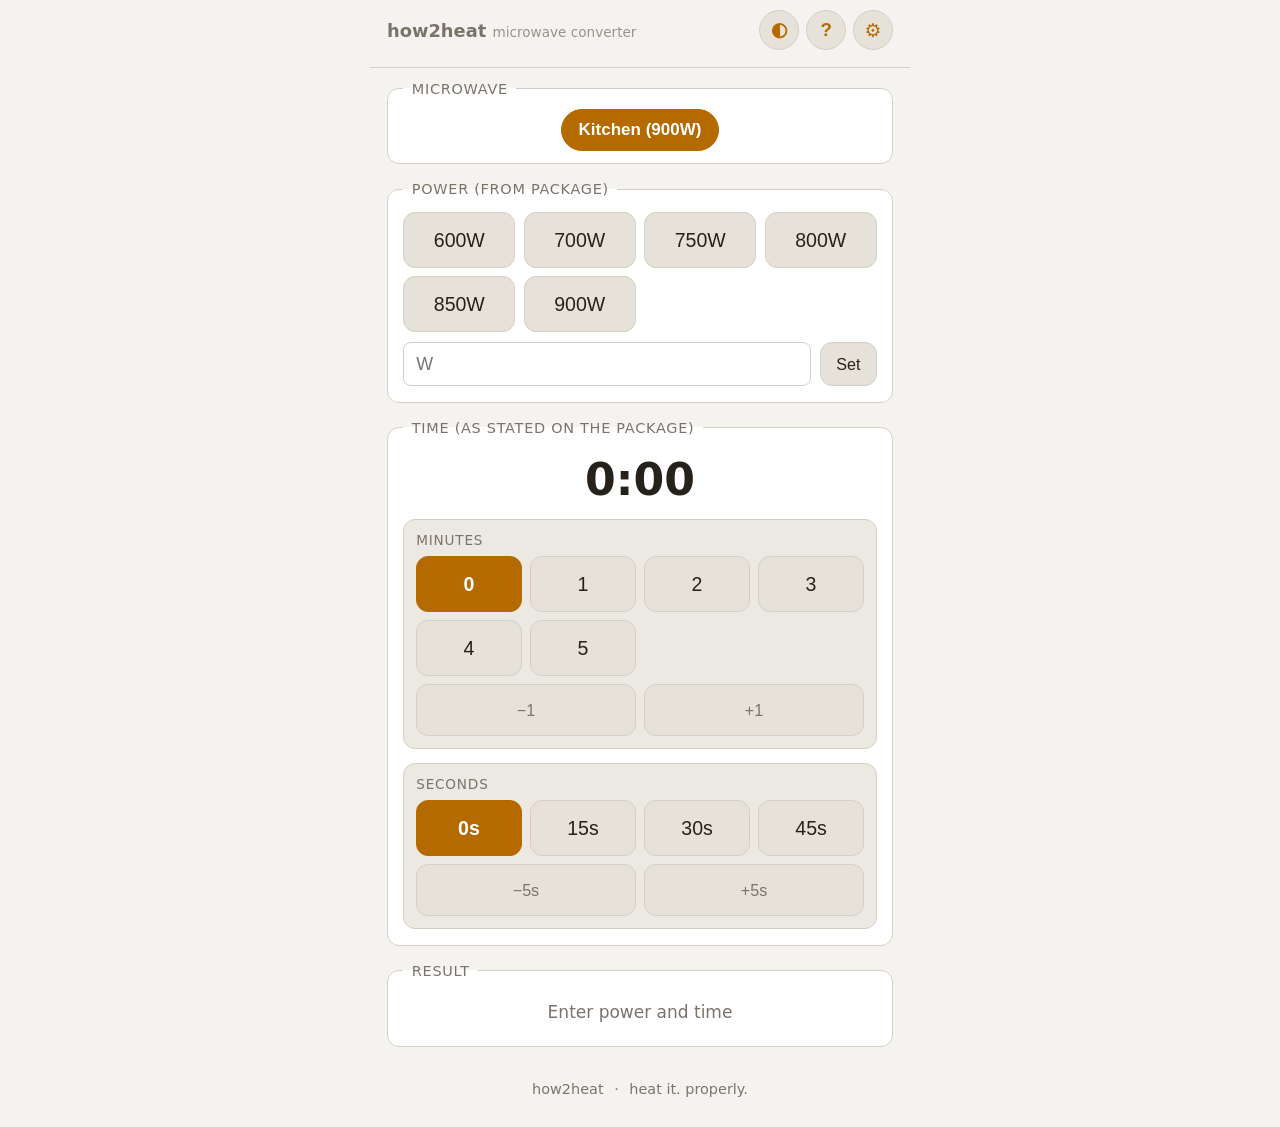
<file: index.html>
<!DOCTYPE html>
<html lang="de">
<head>
  <meta charset="UTF-8">
  <meta name="viewport" content="width=device-width, initial-scale=1, viewport-fit=cover">
  <meta name="theme-color" content="#1a1d21">
  <meta name="description" content="Converts microwave package instructions (watt + time) to the power levels of your own microwave.">
  <title>how2heat — microwave converter</title>
  <link rel="manifest" href="manifest.webmanifest">
  <link rel="icon" href="icons/icon.svg" type="image/svg+xml">
  <link rel="apple-touch-icon" href="icons/icon-192.png">
  <link rel="stylesheet" href="style.css">
</head>
<body>
  <header>
    <div class="header-row">
      <h1>how2heat <span class="subtitle" data-i18n="subtitle">Mikrowellen-Rechner</span></h1>
      <div class="header-actions">
        <button id="btn-theme" class="icon-btn" aria-label="Toggle theme">◐</button>
        <button id="btn-help" class="icon-btn" aria-label="Help">?</button>
        <a id="btn-settings" class="icon-btn" href="settings.html" aria-label="Settings">⚙</a>
      </div>
    </div>
  </header>

  <main>
    <fieldset class="device-box">
      <legend data-i18n="microwave_label">Mikrowelle</legend>
      <div id="device-chips" class="chip-list device-chips"></div>
    </fieldset>

    <fieldset>
      <legend data-i18n="power_legend">Empfohlene Leistung</legend>
      <div id="preset-buttons" class="btn-grid"></div>
      <div class="custom-row">
        <input id="watt-custom" type="number" inputmode="numeric" min="1" max="2000" placeholder="W">
        <button id="watt-custom-set" class="btn small" data-i18n="set_power">Setzen</button>
      </div>
    </fieldset>

    <fieldset>
      <legend data-i18n="time_legend">Zeit (Angabe auf Packung)</legend>
      <div id="time-display" class="time-display">0:00</div>
      <div class="time-group">
        <span class="group-label" data-i18n="minutes">Minuten</span>
        <div id="min-btns" class="btn-grid minutes"></div>
        <div class="fine-row">
          <button class="btn fine" id="min-minus">&minus;1</button>
          <button class="btn fine" id="min-plus">+1</button>
        </div>
      </div>
      <div class="time-group">
        <span class="group-label" data-i18n="seconds">Sekunden</span>
        <div id="sec-btns" class="btn-grid seconds"></div>
        <div class="fine-row">
          <button class="btn fine" id="sec-minus">&minus;5s</button>
          <button class="btn fine" id="sec-plus">+5s</button>
        </div>
      </div>
    </fieldset>

    <fieldset id="result-box">
      <legend data-i18n="result_legend">Ergebnis</legend>
      <div id="result-empty" class="result-empty" data-i18n="result_empty">Leistung und Zeit eingeben</div>
      <div id="result-main" class="result-main hidden">
        <div id="result-step" class="result-step"></div>
        <div id="result-time" class="result-time"></div>
        <div id="result-energy" class="result-energy"></div>
        <button id="steps-toggle" class="link-btn" data-i18n="show_levels">Alle Stufen anzeigen</button>
        <div id="steps-table" class="steps-table hidden"></div>
      </div>
    </fieldset>

    <div class="page-meta">
      <span>how2heat</span>
      <span class="dot">·</span>
      <span data-i18n="footer_tagline">mach's warm. richtig.</span>
    </div>
  </main>

  <!-- ============ HELP MODAL ============ -->
  <div id="help-modal" class="modal hidden" role="dialog" aria-modal="true" aria-labelledby="help-title">
    <div class="modal-card">
      <h2 id="help-title" data-i18n="help_title">Was ist das?</h2>
      <p data-i18n="help_text"></p>
      <p class="help-tip" data-i18n="help_tip"></p>
      <p class="help-tip" data-i18n="help_install"></p>
      <p class="help-disclaimer" data-i18n="help_disclaimer"></p>
      <p class="help-links">
        <a href="https://github.com/hurzhurz/how2heat" target="_blank" rel="noopener">github.com/hurzhurz/how2heat</a>
        <span class="dot">·</span>
        <span>MIT</span>
      </p>
      <button id="help-close" class="btn" data-i18n="help_close">Alles klar</button>
    </div>
  </div>

  <script src="i18n.js"></script>
  <script src="state.js"></script>
  <script src="app.js"></script>
  <script>
    if ("serviceWorker" in navigator) {
      navigator.serviceWorker.register("sw.js");
    }
  </script>
</body>
</html>
</file>
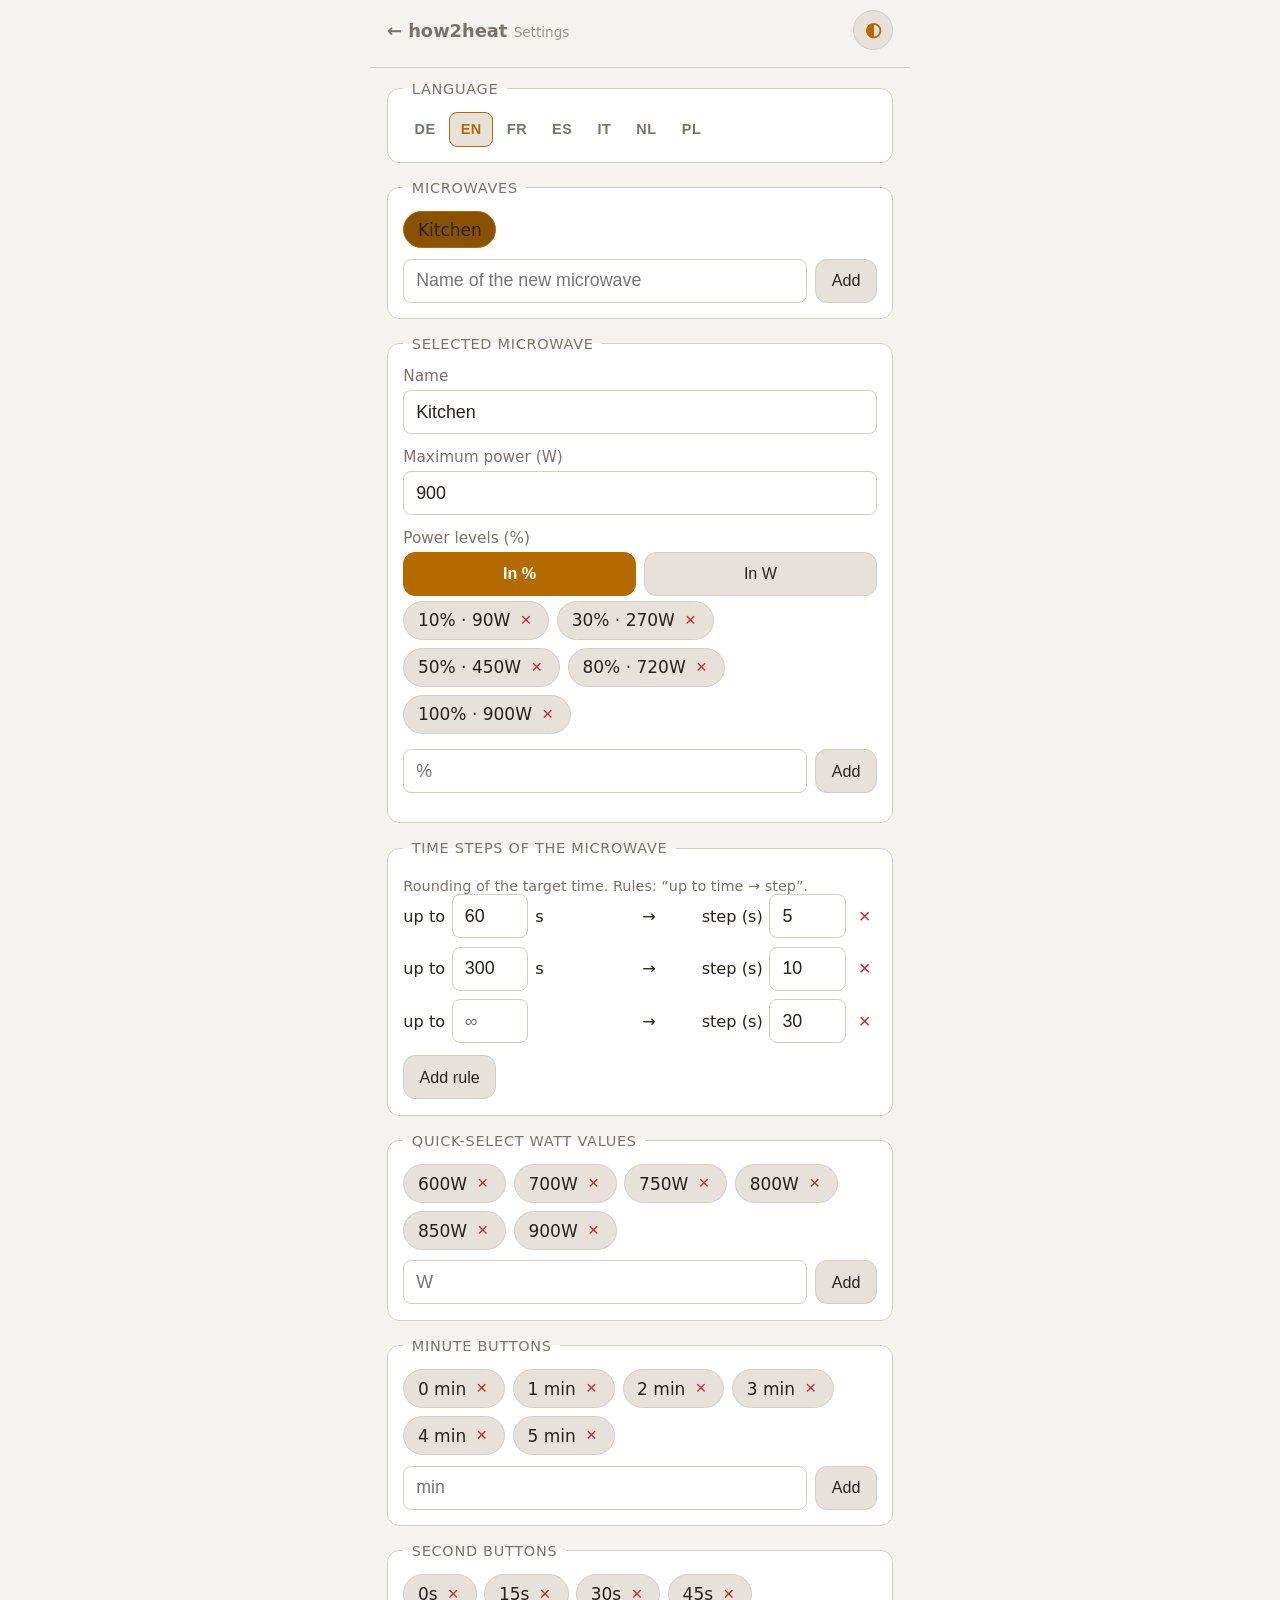
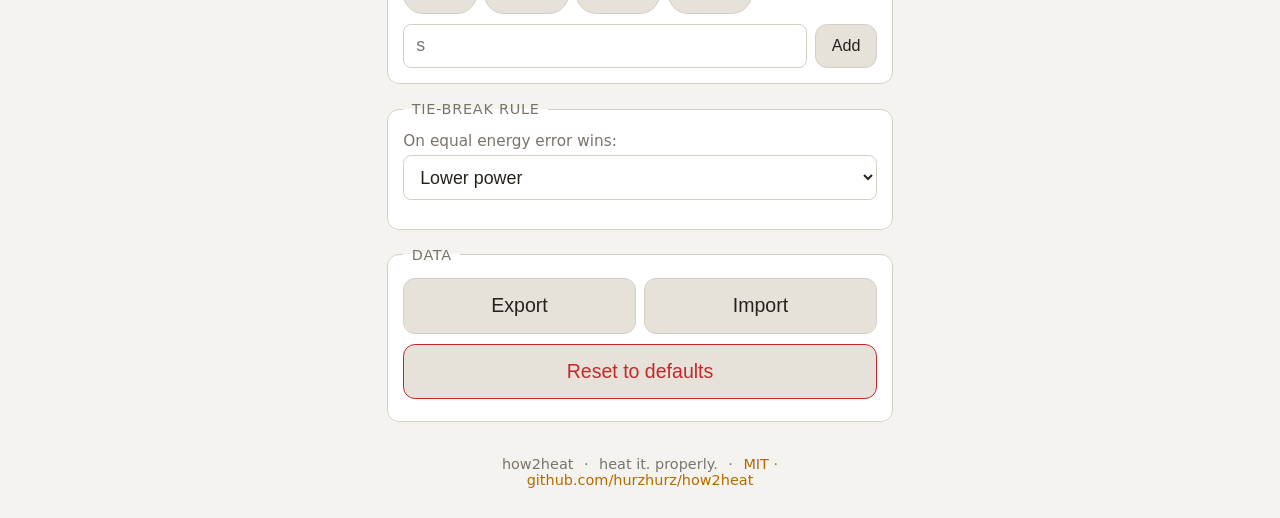
<file: settings.html>
<!DOCTYPE html>
<html lang="de">
<head>
  <meta charset="UTF-8">
  <meta name="viewport" content="width=device-width, initial-scale=1, viewport-fit=cover">
  <meta name="theme-color" content="#1a1d21">
  <meta name="description" content="Settings for how2heat: microwaves, power levels, time steps, presets.">
  <title>how2heat — settings</title>
  <link rel="manifest" href="manifest.webmanifest">
  <link rel="icon" href="icons/icon.svg" type="image/svg+xml">
  <link rel="apple-touch-icon" href="icons/icon-192.png">
  <link rel="stylesheet" href="style.css">
</head>
<body>
  <header>
    <div class="header-row">
      <h1><a class="back-link" href="index.html">&larr; how2heat</a>
        <span class="subtitle" data-i18n="tab_settings">Einstellungen</span></h1>
      <div class="header-actions">
        <button id="btn-theme" class="icon-btn" aria-label="Toggle theme">◐</button>
      </div>
    </div>
  </header>

  <main>
    <fieldset>
      <legend data-i18n="language_legend">Sprache</legend>
      <nav id="lang-bar" class="lang-bar" aria-label="Language"></nav>
    </fieldset>

    <fieldset>
      <legend data-i18n="settings_devices">Mikrowellen</legend>
      <div id="set-devices" class="chip-list"></div>
      <div class="custom-row">
        <input id="set-device-new" type="text" data-i18n-placeholder="device_placeholder" placeholder="Name der neuen Mikrowelle">
        <button id="set-device-add" class="btn small" data-i18n="add">Hinzufügen</button>
      </div>
    </fieldset>

    <fieldset>
      <legend data-i18n="settings_active">Ausgewählte Mikrowelle</legend>
      <label class="field">
        <span data-i18n="name">Name</span>
        <input id="set-name" type="text">
      </label>
      <label class="field">
        <span data-i18n="max_power">Maximale Leistung (W)</span>
        <input id="set-watt" type="number" inputmode="numeric" min="100" max="3000">
      </label>
      <div class="field">
        <span id="levels-legend" data-i18n="levels_pct">Stufen (%)</span>
        <div class="mode-row">
          <button id="mode-percent" class="btn small" data-i18n="mode_percent">In %</button>
          <button id="mode-watt" class="btn small" data-i18n="mode_watt">In W</button>
        </div>
        <div id="set-steps" class="chip-list"></div>
        <div class="custom-row">
          <input id="set-step-new" type="number" inputmode="numeric" min="1" placeholder="%">
          <button id="set-step-add" class="btn small" data-i18n="add">Hinzufügen</button>
        </div>
      </div>
    </fieldset>

    <fieldset>
      <legend data-i18n="timing_legend">Zeit-Taktung der Mikrowelle</legend>
      <p class="hint" data-i18n="timing_hint">Aufrundung der Zielzeit. Regeln: „bis Zeit → Schritt“.</p>
      <div id="set-timing" class="timing-list"></div>
      <button id="set-timing-add" class="btn small" data-i18n="add_rule">Regel hinzufügen</button>
    </fieldset>

    <fieldset>
      <legend data-i18n="presets_legend">Schnellwahl-Wattzahlen</legend>
      <div id="set-presets" class="chip-list"></div>
      <div class="custom-row">
        <input id="set-preset-new" type="number" inputmode="numeric" min="1" max="2000" placeholder="W">
        <button id="set-preset-add" class="btn small" data-i18n="add">Hinzufügen</button>
      </div>
    </fieldset>

    <fieldset>
      <legend data-i18n="minutes_legend">Minuten-Buttons</legend>
      <div id="set-minbtns" class="chip-list"></div>
      <div class="custom-row">
        <input id="set-minbtn-new" type="number" inputmode="numeric" min="0" max="59" placeholder="min">
        <button id="set-minbtn-add" class="btn small" data-i18n="add">Hinzufügen</button>
      </div>
    </fieldset>

    <fieldset>
      <legend data-i18n="seconds_legend">Sekunden-Buttons</legend>
      <div id="set-secbtns" class="chip-list"></div>
      <div class="custom-row">
        <input id="set-secbtn-new" type="number" inputmode="numeric" min="0" max="59" placeholder="s">
        <button id="set-secbtn-add" class="btn small" data-i18n="add">Hinzufügen</button>
      </div>
    </fieldset>

    <fieldset>
      <legend data-i18n="tiebreak_legend">Gleichstand-Regel</legend>
      <label class="field">
        <span data-i18n="tiebreak_question">Bei gleichem Energiefehler gewinnt:</span>
        <select id="set-tiebreak">
          <option value="lower" data-i18n="tie_lower">Niedrigere Leistung</option>
          <option value="higher" data-i18n="tie_higher">Höhere Leistung</option>
          <option value="shorter" data-i18n="tie_shorter">Kürzere Zeit</option>
        </select>
      </label>
    </fieldset>

    <fieldset>
      <legend data-i18n="data_legend">Daten</legend>
      <div class="data-row">
        <button id="btn-export" class="btn" data-i18n="export">Exportieren</button>
        <button id="btn-import" class="btn" data-i18n="import">Importieren</button>
        <input id="import-file" type="file" accept="application/json,.json" class="hidden">
      </div>
      <button id="btn-reset" class="btn danger" data-i18n="reset">Auf Standard zurücksetzen</button>
      <div id="import-msg" class="hint"></div>
    </fieldset>

    <div class="page-meta">
      <span>how2heat</span>
      <span class="dot">·</span>
      <span data-i18n="footer_tagline">mach's warm. richtig.</span>
      <span class="dot">·</span>
      <a href="https://github.com/hurzhurz/how2heat" target="_blank" rel="noopener">MIT · github.com/hurzhurz/how2heat</a>
    </div>
  </main>

  <script src="i18n.js"></script>
  <script src="state.js"></script>
  <script src="settings.js"></script>
  <script>
    if ("serviceWorker" in navigator) {
      navigator.serviceWorker.register("sw.js");
    }
  </script>
</body>
</html>
</file>
<file: style.css>
:root {
  --bg: #1a1d21;
  --panel: #24282e;
  --panel2: #1e2126;
  --input: #1b1e22;
  --btn: #2d323a;
  --border: #363b42;
  --text: #e8eaed;
  --muted: #9aa0a6;
  --accent: #ffb74d;
  --accent-dark: #b57a2a;
  --on-accent: #1a1d21;
  --good: #81c784;
  --bad: #e57373;
  --overlay: rgba(0, 0, 0, 0.65);
  --radius: 12px;
}

:root[data-theme="light"] {
  --bg: #f5f3ef;
  --panel: #ffffff;
  --panel2: #ece9e3;
  --input: #ffffff;
  --btn: #e6e2da;
  --border: #d4cfc5;
  --text: #26221b;
  --muted: #7a736a;
  --accent: #b56a00;
  --accent-dark: #8a5100;
  --on-accent: #ffffff;
  --good: #2e7d32;
  --bad: #c62828;
  --overlay: rgba(0, 0, 0, 0.4);
}

* { box-sizing: border-box; }

html { font-size: 17px; }

body {
  margin: 0;
  min-height: 100vh;
  min-height: 100dvh;
  background: var(--bg);
  color: var(--text);
  font-family: system-ui, -apple-system, "Segoe UI", Roboto, sans-serif;
  max-width: 540px;
  margin-inline: auto;
  -webkit-tap-highlight-color: transparent;
}

header {
  padding: 0.6rem 1rem;
  border-bottom: 1px solid var(--border);
}

header h1 {
  font-size: 1.05rem;
  margin: 0;
  font-weight: 600;
  color: var(--muted);
}

.subtitle {
  font-size: 0.8rem;
  font-weight: 400;
  color: var(--muted);
  opacity: 0.75;
}

.header-row {
  display: flex;
  align-items: center;
  justify-content: space-between;
  margin-bottom: 0.4rem;
}

.header-actions { display: flex; gap: 0.4rem; }

.icon-btn {
  appearance: none;
  background: var(--btn);
  border: 1px solid var(--border);
  color: var(--accent);
  border-radius: 50%;
  width: 40px;
  height: 40px;
  font-size: 1.1rem;
  font-weight: 700;
  cursor: pointer;
}

.lang-bar {
  gap: 0.15rem;
}

.lang-btn {
  appearance: none;
  background: transparent;
  border: 1px solid transparent;
  border-radius: 8px;
  color: var(--muted);
  font-size: 0.85rem;
  font-weight: 600;
  letter-spacing: 0.04em;
  padding: 0.4rem 0.6rem;
  cursor: pointer;
  line-height: 1.3;
}

.lang-btn.selected {
  border-color: var(--accent);
  background: var(--btn);
  color: var(--accent);
}

nav { display: flex; gap: 0.25rem; }

main { padding: 0.75rem 1rem 1rem; }

/* keeps the body at least viewport tall so short pages still
   push the footer area to the bottom */
body {
  display: flex;
  flex-direction: column;
}

main { flex: 1; }

.icon-btn {
  text-decoration: none;
  display: inline-flex;
  align-items: center;
  justify-content: center;
}

.back-link { color: inherit; text-decoration: none; }

/* ---------- Page meta (scrolls with content, above tabs) ---------- */
.page-meta {
  text-align: center;
  color: var(--muted);
  font-size: 0.85rem;
  padding: 1rem 1rem 0.75rem;
}

.page-meta nav { justify-content: center; margin-bottom: 0.4rem; }

.page-meta a { color: var(--accent); text-decoration: none; }
.dot { margin: 0 0.35rem; }

/* ---------- Help modal ---------- */
.modal {
  position: fixed;
  inset: 0;
  background: var(--overlay);
  display: flex;
  align-items: center;
  justify-content: center;
  padding: 1.5rem;
  z-index: 100;
}

.modal-card {
  background: var(--panel);
  border: 1px solid var(--border);
  border-radius: var(--radius);
  padding: 1.3rem;
  max-width: 420px;
  width: 100%;
}

.modal-card h2 {
  margin: 0 0 0.6rem;
  font-size: 1.2rem;
  color: var(--accent);
}

.modal-card p {
  margin: 0 0 1rem;
  line-height: 1.5;
}

.modal-card .help-tip {
  font-size: 0.9rem;
  color: var(--muted);
  border-left: 3px solid var(--accent);
  padding-left: 0.7rem;
  margin-bottom: 1rem;
}

.modal-card .help-disclaimer {
  font-size: 0.85rem;
  color: var(--muted);
  font-style: italic;
  margin-bottom: 1rem;
}

.modal-card .help-links {
  font-size: 0.9rem;
  color: var(--muted);
  margin-bottom: 1rem;
}

.modal-card .help-links a { color: var(--accent); text-decoration: none; }

.modal-card .btn { width: 100%; }

fieldset {
  border: 1px solid var(--border);
  border-radius: var(--radius);
  background: var(--panel);
  margin: 0 0 1rem;
  padding: 0.9rem;
}

legend {
  padding: 0 0.5rem;
  color: var(--muted);
  font-size: 0.85rem;
  text-transform: uppercase;
  letter-spacing: 0.05em;
}

.device-name {
  color: var(--muted);
  font-size: 0.9rem;
  margin-bottom: 0.5rem;
  text-align: center;
}

/* ---------- Buttons ---------- */
.btn {
  appearance: none;
  border: 1px solid var(--border);
  background: var(--btn);
  color: var(--text);
  border-radius: var(--radius);
  font-size: 1.15rem;
  padding: 0.9rem 0.5rem;
  min-height: 52px;
  cursor: pointer;
  touch-action: manipulation;
}

.btn:active { transform: scale(0.96); }

.btn.selected {
  background: var(--accent);
  border-color: var(--accent);
  color: var(--on-accent);
  font-weight: 700;
}

.btn.small { font-size: 0.95rem; padding: 0.5rem 0.9rem; min-height: 44px; }

.btn.fine { font-size: 0.95rem; color: var(--muted); }

.btn.danger { color: var(--bad); border-color: var(--bad); width: 100%; margin-top: 0.6rem; }

.btn-grid {
  display: grid;
  grid-template-columns: repeat(4, 1fr);
  gap: 0.5rem;
  margin-bottom: 0.6rem;
}

.time-group .btn-grid { margin-bottom: 0.5rem; }

.fine-row {
  display: grid;
  grid-template-columns: 1fr 1fr;
  gap: 0.5rem;
}

.custom-row {
  display: flex;
  gap: 0.5rem;
  margin-top: 0.6rem;
}

.custom-row input { flex: 1; }

input, select {
  background: var(--input);
  border: 1px solid var(--border);
  color: var(--text);
  border-radius: 8px;
  font-size: 1.05rem;
  padding: 0.6rem 0.7rem;
  min-height: 44px;
}

input:focus, select:focus { outline: 2px solid var(--accent-dark); }

/* ---------- Zeit-Eingabe ---------- */
.time-display {
  text-align: center;
  font-size: 2.6rem;
  font-weight: 700;
  font-variant-numeric: tabular-nums;
  margin: 0.2rem 0 0.8rem;
}

.time-group {
  border: 1px solid var(--border);
  border-radius: var(--radius);
  background: var(--panel2);
  padding: 0.7rem;
  margin-bottom: 0.8rem;
}

.time-group:last-child { margin-bottom: 0; }

.group-label {
  display: block;
  color: var(--muted);
  font-size: 0.8rem;
  text-transform: uppercase;
  letter-spacing: 0.06em;
  margin-bottom: 0.5rem;
}

/* ---------- Geräte-Chips ---------- */
.device-box {
  padding: 0.7rem 0.9rem;
}

.device-chips {
  justify-content: center;
  margin-bottom: 0;
}

.device-chips .chip {
  cursor: pointer;
  padding: 0.6rem 1rem;
  font-size: 1rem;
}

.device-chips .chip.selected {
  background: var(--accent);
  border-color: var(--accent);
  color: var(--on-accent);
  font-weight: 700;
}
/* ---------- Ergebnis ---------- */
.result-empty { color: var(--muted); text-align: center; padding: 0.5rem; }

.result-main { text-align: center; }

.result-step {
  font-size: 1.15rem;
  color: var(--muted);
}

.result-time {
  font-size: 3.4rem;
  font-weight: 800;
  font-variant-numeric: tabular-nums;
  color: var(--accent);
  line-height: 1.15;
}

.result-energy { font-size: 0.9rem; color: var(--muted); margin-top: 0.2rem; }

.result-energy .over { color: var(--bad); }
.result-energy .under { color: var(--bad); }
.result-energy .ok { color: var(--good); }

.link-btn {
  background: none;
  border: none;
  color: var(--accent);
  font-size: 0.95rem;
  margin-top: 0.6rem;
  cursor: pointer;
  text-decoration: underline;
}

/* ---------- Stufen-Tabelle ---------- */
.steps-table { margin-top: 0.7rem; }

.step-row {
  display: grid;
  grid-template-columns: 1.2fr 1fr 1fr;
  gap: 0.4rem;
  align-items: center;
  width: 100%;
  background: var(--btn);
  border: 1px solid var(--border);
  border-radius: 8px;
  color: var(--text);
  font-size: 0.95rem;
  padding: 0.65rem 0.7rem;
  margin-bottom: 0.4rem;
  cursor: pointer;
  text-align: left;
}

.step-row.best { border-color: var(--accent); }
.step-row.manual { background: var(--accent-dark); }
.step-row .t { font-weight: 700; font-variant-numeric: tabular-nums; }
.step-row .dev { text-align: right; font-size: 0.85rem; }
.dev.ok { color: var(--good); }
.dev.bad { color: var(--bad); }

/* ---------- Einstellungen ---------- */
.field {
  display: flex;
  flex-direction: column;
  gap: 0.3rem;
  margin-bottom: 0.8rem;
}

.field > span { color: var(--muted); font-size: 0.9rem; }

.mode-row { display: flex; gap: 0.5rem; }

.mode-row .btn { flex: 1; }

.chip.selected {
  background: var(--accent-dark);
  border-color: var(--accent);
}

.chip-list { display: flex; flex-wrap: wrap; gap: 0.45rem; }

.chip {
  display: inline-flex;
  align-items: center;
  gap: 0.4rem;
  background: var(--btn);
  border: 1px solid var(--border);
  border-radius: 999px;
  padding: 0.45rem 0.8rem;
  font-size: 1rem;
}

.chip button {
  background: none;
  border: none;
  color: var(--bad);
  font-size: 1.1rem;
  line-height: 1;
  cursor: pointer;
  padding: 0.1rem 0.2rem;
}

.timing-list { display: flex; flex-direction: column; gap: 0.5rem; margin-bottom: 0.7rem; }

.timing-row {
  display: flex;
  align-items: center;
  gap: 0.4rem;
  font-size: 0.95rem;
}

.timing-row input { width: 4.5rem; min-width: 0; }
.timing-row .unit {
  white-space: nowrap;
  flex: 1;
  display: grid;
  grid-template-columns: 1fr auto 1fr;
  align-items: baseline;
}
.timing-row .u-left { text-align: left; }
.timing-row .u-arrow { text-align: center; padding: 0 0.25rem; }
.timing-row .u-right { text-align: right; }
.timing-row .spacer { flex: 1; }
.timing-row button {
  background: none;
  border: none;
  color: var(--bad);
  font-size: 1.2rem;
  cursor: pointer;
}

.data-row { display: flex; gap: 0.5rem; }
.data-row .btn { flex: 1; }

.hint { color: var(--muted); font-size: 0.85rem; margin: 0.4rem 0 0; }

.hidden { display: none !important; }
</file>
